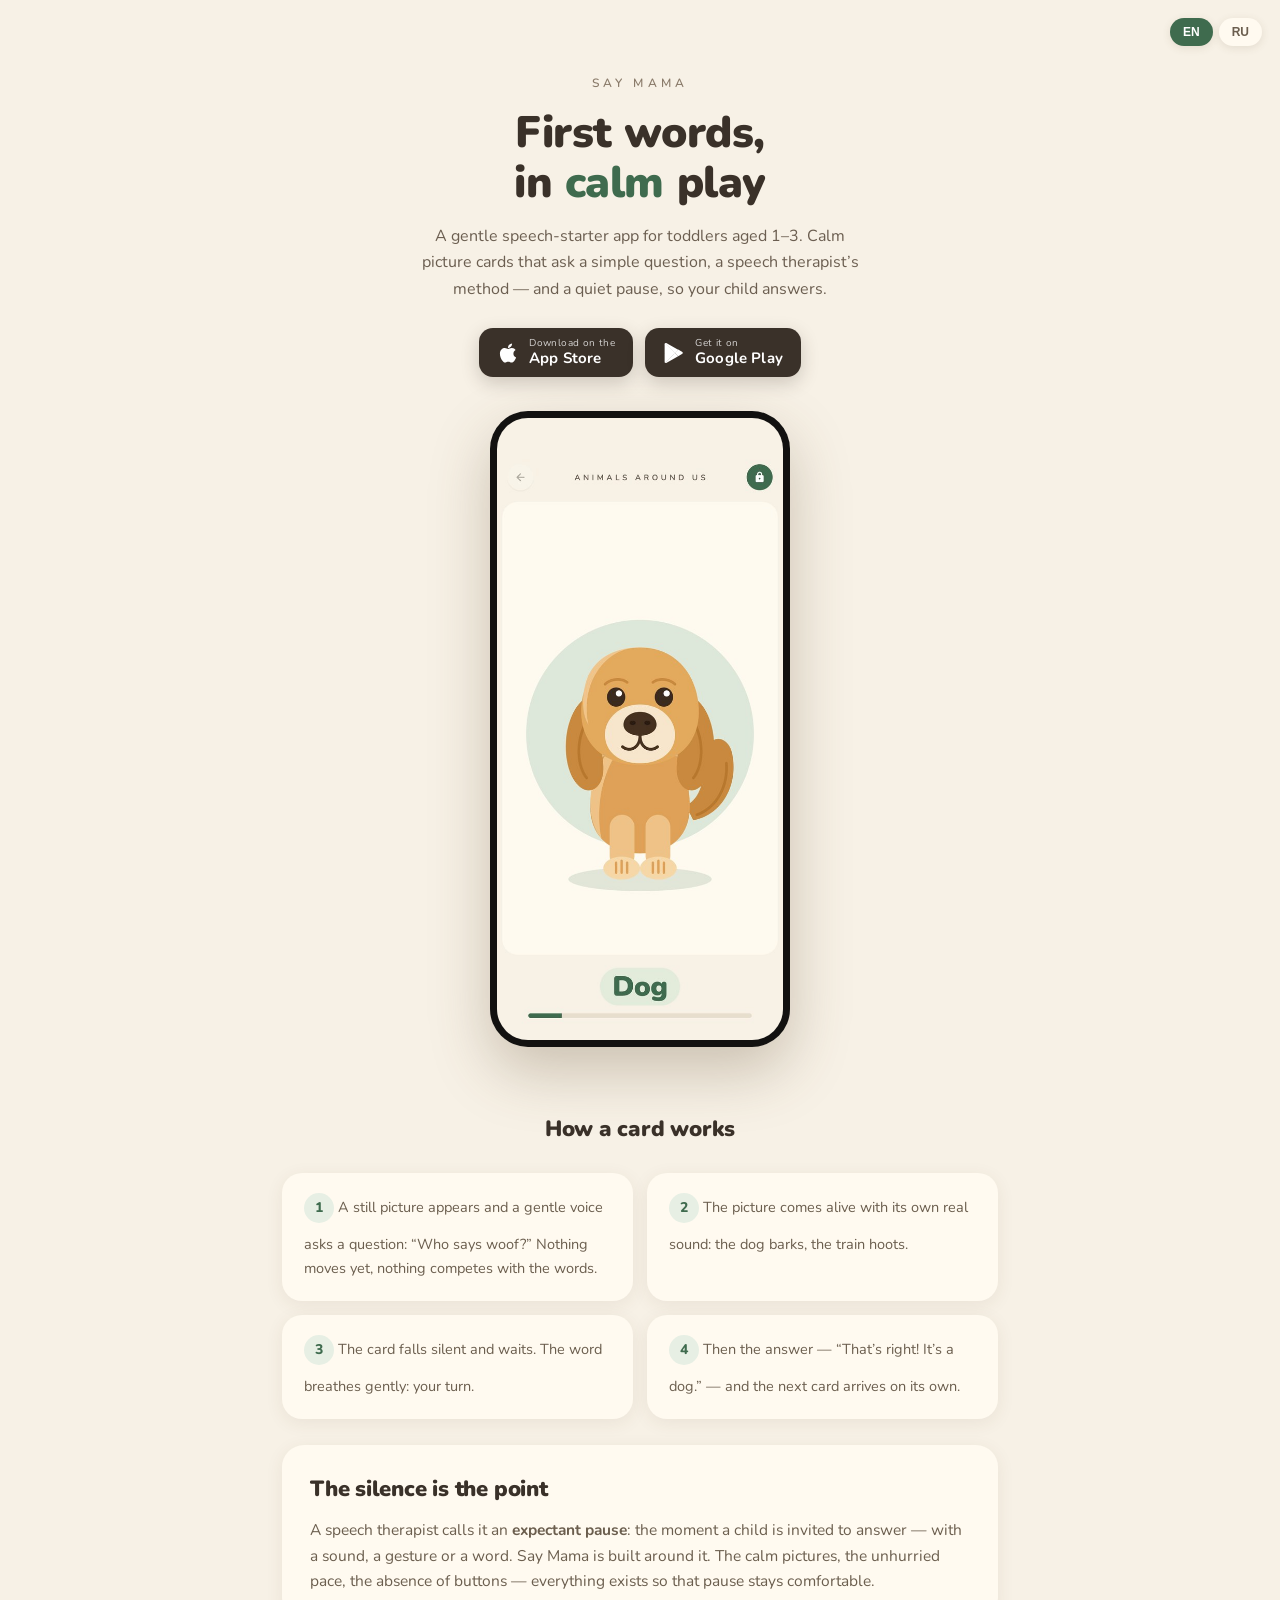
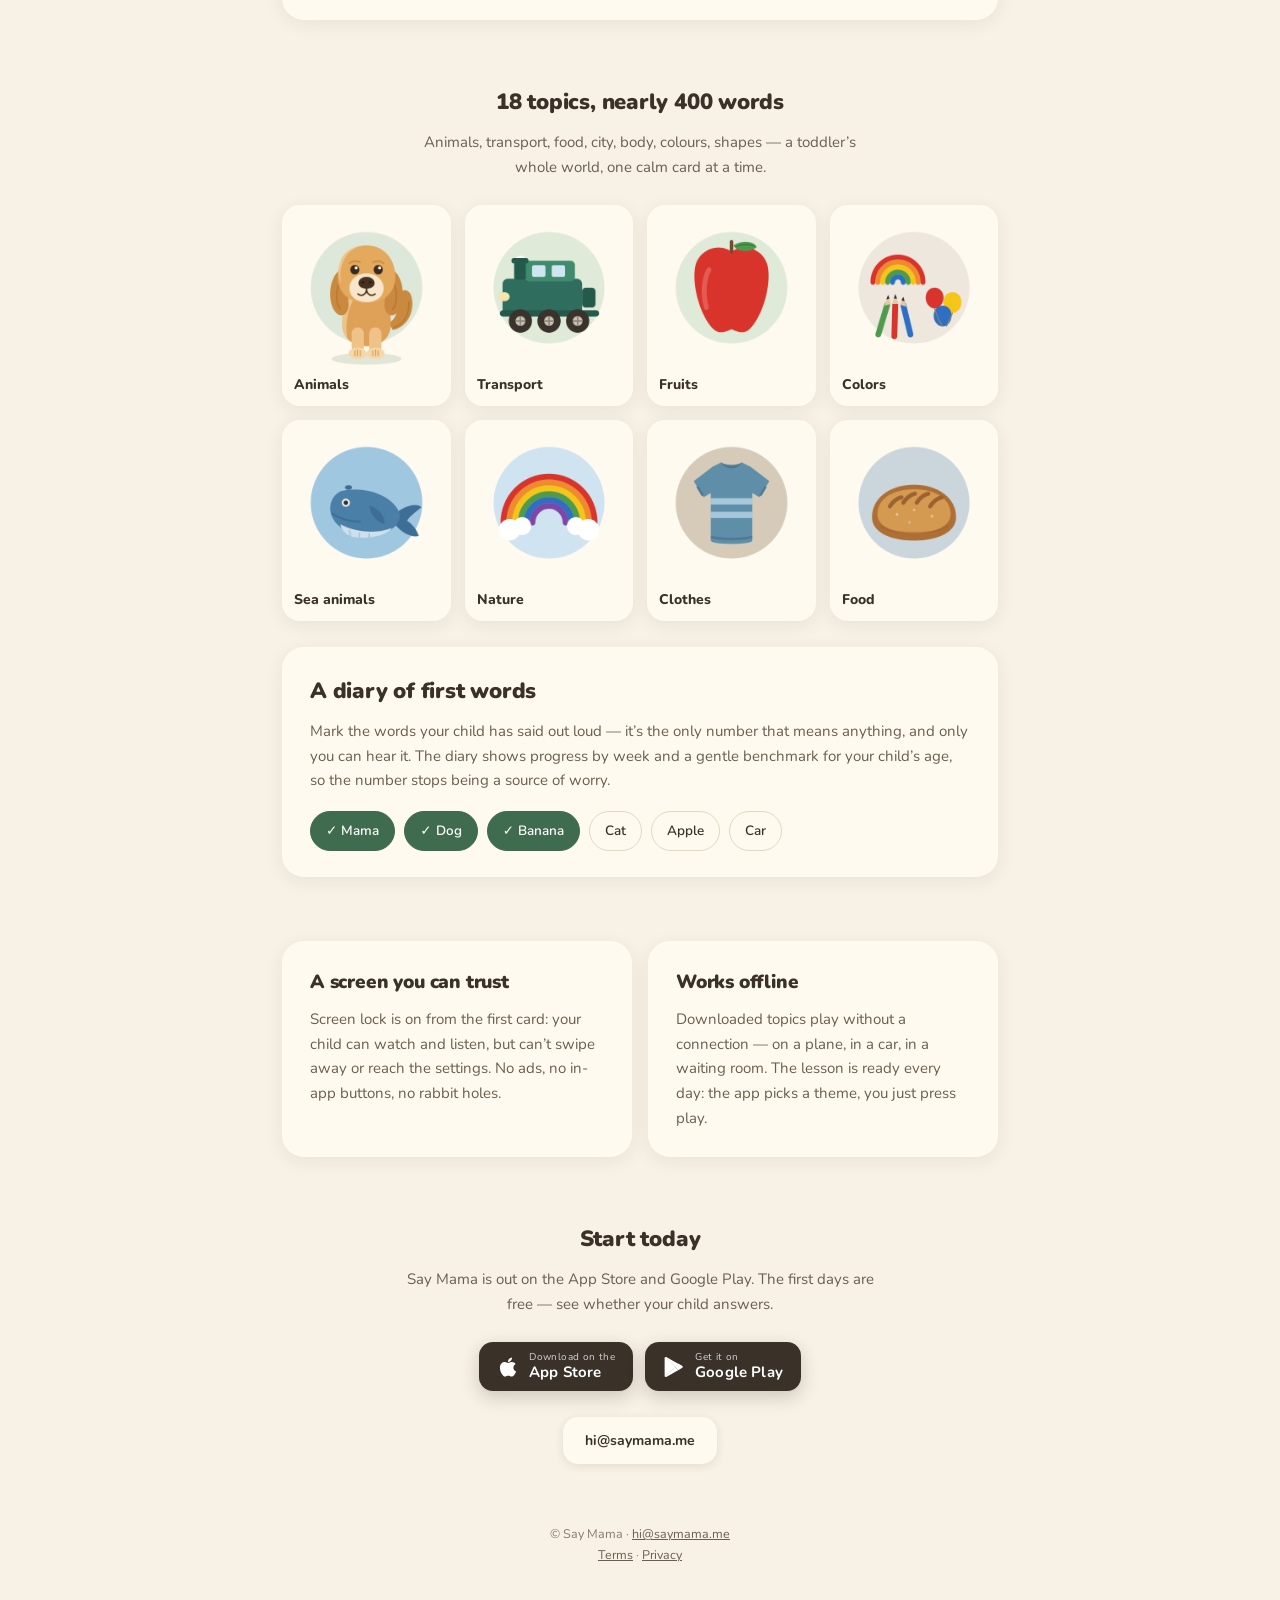
<file: index.html>
<!DOCTYPE html>
<html lang="en" data-lang="en">
<head>
<meta charset="UTF-8">
<meta name="viewport" content="width=device-width, initial-scale=1">
<title>Say Mama — first words, in calm play</title>
<meta name="description" content="Say Mama helps toddlers aged 1–3 say their first words: calm picture cards that ask a simple question, a speech therapist’s method, built-in pauses so your child answers.">
<link rel="icon" href="data:image/svg+xml,<svg xmlns=%22http://www.w3.org/2000/svg%22 viewBox=%220 0 100 100%22><text y=%22.9em%22 font-size=%2290%22>🐣</text></svg>">
<link rel="preconnect" href="https://fonts.googleapis.com">
<link href="https://fonts.googleapis.com/css2?family=Nunito:wght@400;600;700;800;900&display=swap&subset=cyrillic" rel="stylesheet">
<link rel="stylesheet" href="/style.css?v=2">
<script src="/lang.js"></script>
</head>
<body>
<div class="lang-switch">
  <button data-lang-btn="en" onclick="setLang('en')">EN</button>
  <button data-lang-btn="ru" onclick="setLang('ru')">RU</button>
</div>
<div class="wrap">

  <header class="site hero">
    <div class="eyebrow">SAY MAMA</div>

    <span class="lang-en">
      <h1 class="serif">First words,<br>in <em>calm</em> play</h1>
      <p class="sub">A gentle speech-starter app for toddlers aged 1–3. Calm picture cards that ask a simple question, a speech therapist’s method — and a quiet pause, so your child answers.</p>
    </span>
    <span class="lang-ru">
      <h1 class="serif">Первые слова —<br>в <em>спокойной</em> игре</h1>
      <p class="sub">Бережное приложение для запуска речи у малышей 1–3 лет: спокойные карточки с простым вопросом, методика логопеда — и тишина, в которой отвечает ребёнок.</p>
    </span>

    <div class="stores">
      <a class="store" href="https://apps.apple.com/app/id6759962074" rel="noopener">
        <svg viewBox="0 0 384 512" width="22" height="22" aria-hidden="true"><path d="M318.7 268.7c-.2-36.7 16.4-64.4 50-84.8-18.8-26.9-47.2-41.7-84.7-44.6-35.5-2.8-74.3 20.7-88.5 20.7-15 0-49.4-19.7-76.4-19.7C63.3 141.2 4 184.8 4 273.5q0 39.3 14.4 81.2c12.8 36.7 59 126.7 107.2 125.2 25.2-.6 43-17.9 75.8-17.9 31.8 0 48.3 17.9 76.4 17.9 48.6-.7 90.4-82.5 102.6-119.3-65.2-30.7-61.7-90-61.7-91.9zm-56.6-164.2c27.3-32.4 24.8-61.9 24-72.5-24.1 1.4-52 16.4-67.9 34.9-17.5 19.8-27.8 44.3-25.6 71.9 26.1 2 49.9-11.4 69.5-34.3z"/></svg>
        <span class="lines">
          <span class="small"><span class="lang-en">Download on the</span><span class="lang-ru">Загрузите в</span></span>
          <span class="big">App Store</span>
        </span>
      </a>
      <a class="store" href="https://play.google.com/store/apps/details?id=me.saymama.app" rel="noopener">
        <svg viewBox="0 0 512 512" width="22" height="22" aria-hidden="true"><path d="M48.3 23.5C42 30.2 38.4 40.5 38.4 53.9v404.2c0 13.4 3.6 23.7 9.9 30.4l1.4 1.3 226.4-226.4v-5.3L49.7 22.1l-1.4 1.4z"/><path d="M350.8 331.3l-75.5-75.5v-5.3l75.6-75.6 1.7 1 89.5 50.9c25.6 14.5 25.6 38.3 0 52.8l-89.5 50.8-1.8.9z"/><path d="M352.6 330.4l-77.2-77.2L48.3 480.4c8.4 8.9 22.4 10 38.1 1.1l266.2-151.1z"/><path d="M352.6 182l-266.2-151c-15.7-9-29.7-7.9-38.1 1l227.1 227.1L352.6 182z"/></svg>
        <span class="lines">
          <span class="small"><span class="lang-en">Get it on</span><span class="lang-ru">Доступно в</span></span>
          <span class="big">Google Play</span>
        </span>
      </a>
    </div>

    <div class="phone">
      <img class="lang-en" src="/assets/hero_en.jpg" alt="A picture card of a dog; the app has asked a question and is waiting for the answer" width="552" height="1200" loading="eager">
      <img class="lang-ru" src="/assets/hero_ru.jpg" alt="Карточка с собакой; приложение задало вопрос и ждёт ответа" width="552" height="1200" loading="eager">
    </div>
  </header>

  <main>
    <!-- Как работает карточка -->
    <section class="steps">
      <span class="lang-en"><h2 class="serif center">How a card works</h2></span>
      <span class="lang-ru"><h2 class="serif center">Как устроена карточка</h2></span>
      <ol class="stepgrid">
        <li>
          <span class="num">1</span>
          <span class="lang-en">A still picture appears and a gentle voice asks a question: “Who says woof?” Nothing moves yet, nothing competes with the words.</span>
          <span class="lang-ru">Появляется неподвижная картинка, и спокойный голос спрашивает: «Кто говорит гав-гав?» Ничто не движется и не спорит со словами.</span>
        </li>
        <li>
          <span class="num">2</span>
          <span class="lang-en">The picture comes alive with its own real sound: the dog barks, the train hoots.</span>
          <span class="lang-ru">Картинка оживает и подаёт свой настоящий голос: собака лает, поезд гудит.</span>
        </li>
        <li>
          <span class="num">3</span>
          <span class="lang-en">The card falls silent and waits. The word breathes gently: your turn.</span>
          <span class="lang-ru">Карточка замолкает и ждёт. Слово мягко дышит: твоя очередь.</span>
        </li>
        <li>
          <span class="num">4</span>
          <span class="lang-en">Then the answer — “That’s right! It’s a dog.” — and the next card arrives on its own.</span>
          <span class="lang-ru">Звучит ответ — «Правильно! Это собака», — и следующая карточка приходит сама.</span>
        </li>
      </ol>
    </section>

    <!-- Пауза -->
    <section class="panel quote">
      <span class="lang-en">
        <h2 class="serif">The silence is the point</h2>
        <p>A speech therapist calls it an <strong>expectant pause</strong>: the moment a child is invited to answer — with a sound, a gesture or a word. Say Mama is built around it. The calm pictures, the unhurried pace, the absence of buttons — everything exists so that pause stays comfortable.</p>
      </span>
      <span class="lang-ru">
        <h2 class="serif">Весь смысл — в тишине</h2>
        <p>Логопед называет её <strong>паузой ожидания</strong>: это момент, когда ребёнка приглашают ответить — звуком, жестом или словом. Say Mama построена вокруг неё. Спокойные картинки, неспешный темп, отсутствие кнопок — всё существует ради того, чтобы эта пауза была комфортной.</p>
      </span>
    </section>

    <!-- Темы -->
    <section class="topics">
      <span class="lang-en"><h2 class="serif center">18 topics, nearly 400 words</h2>
        <p class="center sub2">Animals, transport, food, city, body, colours, shapes — a toddler’s whole world, one calm card at a time.</p></span>
      <span class="lang-ru"><h2 class="serif center">18 тем, почти 400 слов</h2>
        <p class="center sub2">Животные, транспорт, еда, город, тело, цвета, формы — весь мир малыша, по одной спокойной карточке.</p></span>
      <div class="themegrid">
        <figure><img src="/assets/cover_dog.png" alt="" loading="lazy"><figcaption><span class="lang-en">Animals</span><span class="lang-ru">Животные</span></figcaption></figure>
        <figure><img src="/assets/cover_train.png" alt="" loading="lazy"><figcaption><span class="lang-en">Transport</span><span class="lang-ru">Транспорт</span></figcaption></figure>
        <figure><img src="/assets/cover_apple.png" alt="" loading="lazy"><figcaption><span class="lang-en">Fruits</span><span class="lang-ru">Фрукты</span></figcaption></figure>
        <figure><img src="/assets/cover_multicolour.png" alt="" loading="lazy"><figcaption><span class="lang-en">Colors</span><span class="lang-ru">Цвета</span></figcaption></figure>
        <figure><img src="/assets/cover_whale.png" alt="" loading="lazy"><figcaption><span class="lang-en">Sea animals</span><span class="lang-ru">Морские животные</span></figcaption></figure>
        <figure><img src="/assets/cover_rainbow.png" alt="" loading="lazy"><figcaption><span class="lang-en">Nature</span><span class="lang-ru">Природа</span></figcaption></figure>
        <figure><img src="/assets/cover_t-shirt.png" alt="" loading="lazy"><figcaption><span class="lang-en">Clothes</span><span class="lang-ru">Одежда</span></figcaption></figure>
        <figure><img src="/assets/cover_bread.png" alt="" loading="lazy"><figcaption><span class="lang-en">Food</span><span class="lang-ru">Еда</span></figcaption></figure>
      </div>
    </section>

    <!-- Дневник -->
    <section class="panel diary">
      <span class="lang-en">
        <h2 class="serif">A diary of first words</h2>
        <p>Mark the words your child has said out loud — it’s the only number that means anything, and only you can hear it. The diary shows progress by week and a gentle benchmark for your child’s age, so the number stops being a source of worry.</p>
      </span>
      <span class="lang-ru">
        <h2 class="serif">Дневник первых слов</h2>
        <p>Отмечайте слова, которые малыш сказал сам, — это единственная цифра, которая что-то значит, и услышать её можете только вы. Дневник показывает прогресс по неделям и спокойный ориентир для возраста ребёнка — чтобы цифра перестала быть поводом для тревоги.</p>
      </span>
      <div class="chips" aria-hidden="true">
        <span class="chip on">✓ <span class="lang-en">Mama</span><span class="lang-ru">Мама</span></span>
        <span class="chip on">✓ <span class="lang-en">Dog</span><span class="lang-ru">Собака</span></span>
        <span class="chip on">✓ <span class="lang-en">Banana</span><span class="lang-ru">Банан</span></span>
        <span class="chip"><span class="lang-en">Cat</span><span class="lang-ru">Кот</span></span>
        <span class="chip"><span class="lang-en">Apple</span><span class="lang-ru">Яблоко</span></span>
        <span class="chip"><span class="lang-en">Car</span><span class="lang-ru">Машина</span></span>
      </div>
    </section>

    <!-- Спокойный экран -->
    <section class="pair">
      <div class="panel half">
        <span class="lang-en">
          <h3 class="serif">A screen you can trust</h3>
          <p>Screen lock is on from the first card: your child can watch and listen, but can’t swipe away or reach the settings. No ads, no in-app buttons, no rabbit holes.</p>
        </span>
        <span class="lang-ru">
          <h3 class="serif">Экран, с которым спокойно</h3>
          <p>Замок включён с первой карточки: ребёнок смотрит и слушает, но не перелистнёт и не доберётся до настроек. Без рекламы, без кнопок, без кроличьих нор.</p>
        </span>
      </div>
      <div class="panel half">
        <span class="lang-en">
          <h3 class="serif">Works offline</h3>
          <p>Downloaded topics play without a connection — on a plane, in a car, in a waiting room. The lesson is ready every day: the app picks a theme, you just press play.</p>
        </span>
        <span class="lang-ru">
          <h3 class="serif">Работает офлайн</h3>
          <p>Скачанные темы играют без сети — в самолёте, в машине, в очереди к врачу. Занятие готово каждый день: приложение само предлагает тему, осталось нажать «играть».</p>
        </span>
      </div>
    </section>

    <!-- CTA -->
    <section class="cta center">
      <span class="lang-en">
        <h2 class="serif">Start today</h2>
        <p class="sub2">Say Mama is out on the App&nbsp;Store and Google&nbsp;Play. The first days are free — see whether your child answers.</p>
      </span>
      <span class="lang-ru">
        <h2 class="serif">Начните сегодня</h2>
        <p class="sub2">Say Mama уже в App&nbsp;Store и Google&nbsp;Play. Первые дни бесплатно — посмотрите, отвечает ли малыш.</p>
      </span>
    <div class="stores">
      <a class="store" href="https://apps.apple.com/app/id6759962074" rel="noopener">
        <svg viewBox="0 0 384 512" width="22" height="22" aria-hidden="true"><path d="M318.7 268.7c-.2-36.7 16.4-64.4 50-84.8-18.8-26.9-47.2-41.7-84.7-44.6-35.5-2.8-74.3 20.7-88.5 20.7-15 0-49.4-19.7-76.4-19.7C63.3 141.2 4 184.8 4 273.5q0 39.3 14.4 81.2c12.8 36.7 59 126.7 107.2 125.2 25.2-.6 43-17.9 75.8-17.9 31.8 0 48.3 17.9 76.4 17.9 48.6-.7 90.4-82.5 102.6-119.3-65.2-30.7-61.7-90-61.7-91.9zm-56.6-164.2c27.3-32.4 24.8-61.9 24-72.5-24.1 1.4-52 16.4-67.9 34.9-17.5 19.8-27.8 44.3-25.6 71.9 26.1 2 49.9-11.4 69.5-34.3z"/></svg>
        <span class="lines">
          <span class="small"><span class="lang-en">Download on the</span><span class="lang-ru">Загрузите в</span></span>
          <span class="big">App Store</span>
        </span>
      </a>
      <a class="store" href="https://play.google.com/store/apps/details?id=me.saymama.app" rel="noopener">
        <svg viewBox="0 0 512 512" width="22" height="22" aria-hidden="true"><path d="M48.3 23.5C42 30.2 38.4 40.5 38.4 53.9v404.2c0 13.4 3.6 23.7 9.9 30.4l1.4 1.3 226.4-226.4v-5.3L49.7 22.1l-1.4 1.4z"/><path d="M350.8 331.3l-75.5-75.5v-5.3l75.6-75.6 1.7 1 89.5 50.9c25.6 14.5 25.6 38.3 0 52.8l-89.5 50.8-1.8.9z"/><path d="M352.6 330.4l-77.2-77.2L48.3 480.4c8.4 8.9 22.4 10 38.1 1.1l266.2-151.1z"/><path d="M352.6 182l-266.2-151c-15.7-9-29.7-7.9-38.1 1l227.1 227.1L352.6 182z"/></svg>
        <span class="lines">
          <span class="small"><span class="lang-en">Get it on</span><span class="lang-ru">Доступно в</span></span>
          <span class="big">Google Play</span>
        </span>
      </a>
    </div>
      <div class="links">
        <a class="btn ghost" href="mailto:hi@saymama.me">hi@saymama.me</a>
      </div>
    </section>
  </main>

  <footer>
    © Say Mama · <a href="mailto:hi@saymama.me">hi@saymama.me</a><br>
    <a href="/terms/"><span class="lang-en">Terms</span><span class="lang-ru">Условия</span></a> ·
    <a href="/privacy/"><span class="lang-en">Privacy</span><span class="lang-ru">Конфиденциальность</span></a>
  </footer>
</div>
</body>
</html>
</file>
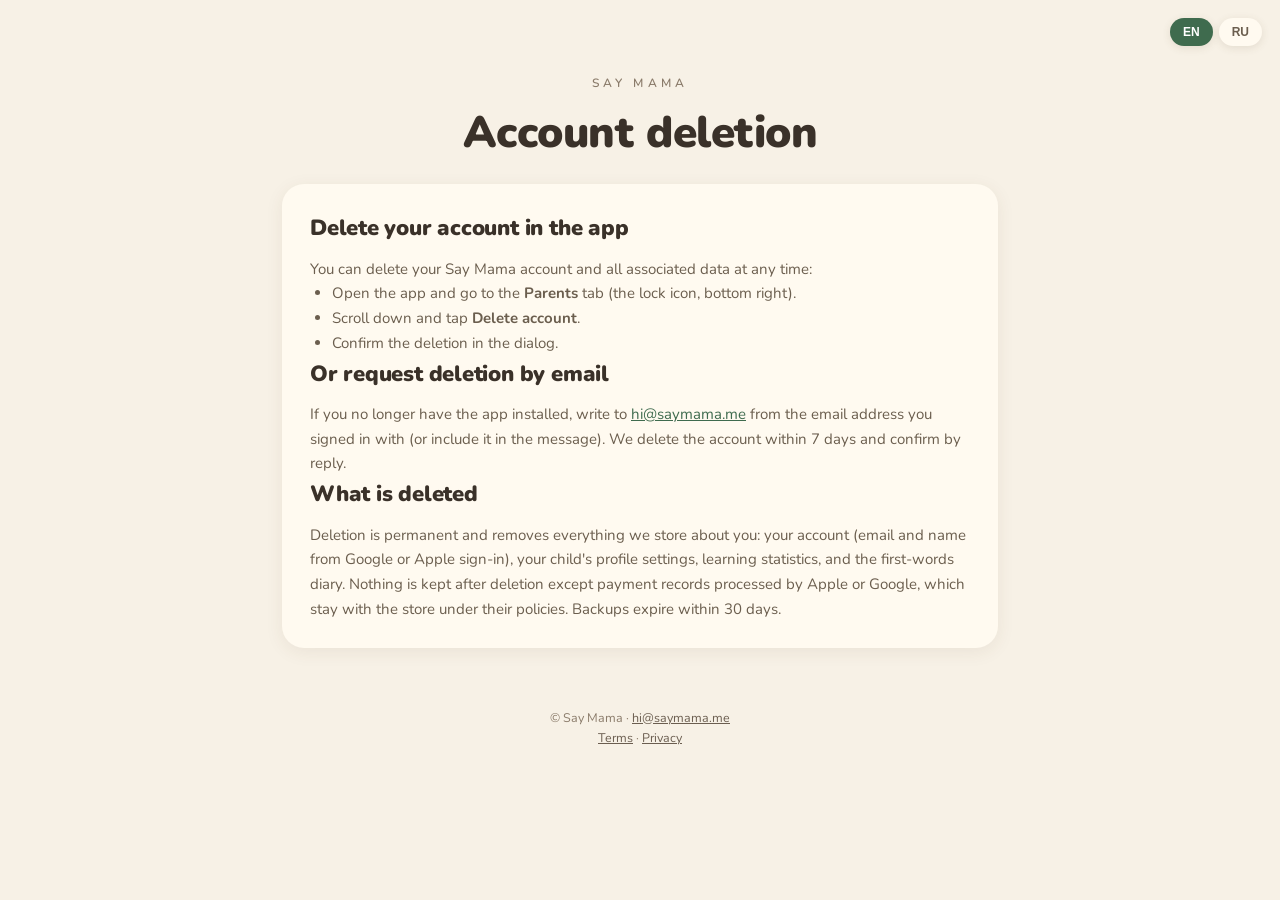
<file: delete-account/index.html>
<!DOCTYPE html>
<html lang="en" data-lang="en">
<head>
<meta charset="UTF-8">
<meta name="viewport" content="width=device-width, initial-scale=1">
<title>Say Mama — Account Deletion</title>
<meta name="description" content="How to delete your Say Mama account and all associated data.">
<link rel="icon" href="data:image/svg+xml,<svg xmlns=%22http://www.w3.org/2000/svg%22 viewBox=%220 0 100 100%22><text y=%22.9em%22 font-size=%2290%22>🐣</text></svg>">
<link rel="preconnect" href="https://fonts.googleapis.com">
<link href="https://fonts.googleapis.com/css2?family=Nunito:wght@400;600;700;800;900&display=swap&subset=cyrillic" rel="stylesheet">
<link rel="stylesheet" href="/style.css">
<script src="/lang.js"></script>
</head>
<body>
<div class="lang-switch">
  <button data-lang-btn="en" onclick="setLang('en')">EN</button>
  <button data-lang-btn="ru" onclick="setLang('ru')">RU</button>
</div>
<div class="wrap">
  <header class="site">
    <div class="eyebrow">SAY MAMA</div>
    <span class="lang-en"><h1 class="serif">Account deletion</h1></span>
    <span class="lang-ru"><h1 class="serif">Удаление аккаунта</h1></span>
  </header>
  <main>
    <div class="panel">
      <span class="lang-en">
        <h2 class="serif">Delete your account in the app</h2>
        <p>You can delete your Say Mama account and all associated data at any time:</p>
        <ul>
          <li>Open the app and go to the <strong>Parents</strong> tab (the lock icon, bottom right).</li>
          <li>Scroll down and tap <strong>Delete account</strong>.</li>
          <li>Confirm the deletion in the dialog.</li>
        </ul>
        <h2 class="serif">Or request deletion by email</h2>
        <p>If you no longer have the app installed, write to <a href="mailto:hi@saymama.me">hi@saymama.me</a> from the email address you signed in with (or include it in the message). We delete the account within 7 days and confirm by reply.</p>
        <h2 class="serif">What is deleted</h2>
        <p>Deletion is permanent and removes everything we store about you: your account (email and name from Google or Apple sign-in), your child's profile settings, learning statistics, and the first-words diary. Nothing is kept after deletion except payment records processed by Apple or Google, which stay with the store under their policies. Backups expire within 30 days.</p>
      </span>
      <span class="lang-ru">
        <h2 class="serif">Удаление в приложении</h2>
        <p>Удалить аккаунт Say Mama и все связанные с ним данные можно в любой момент:</p>
        <ul>
          <li>Откройте приложение и зайдите во вкладку <strong>«Родителям»</strong> (значок замка справа внизу).</li>
          <li>Пролистайте вниз и нажмите <strong>«Удалить аккаунт»</strong>.</li>
          <li>Подтвердите удаление в диалоге.</li>
        </ul>
        <h2 class="serif">Или по письму</h2>
        <p>Если приложение уже удалено с телефона — напишите на <a href="mailto:hi@saymama.me">hi@saymama.me</a> с адреса, через который входили (или укажите его в письме). Мы удалим аккаунт в течение 7 дней и подтвердим ответным письмом.</p>
        <h2 class="serif">Что удаляется</h2>
        <p>Удаление необратимо и стирает всё, что мы храним: аккаунт (email и имя из входа через Google или Apple), настройки профиля ребёнка, статистику занятий и дневник первых слов. После удаления не остаётся ничего, кроме платёжных записей на стороне Apple или Google — они хранятся магазином по его правилам. Резервные копии истекают в течение 30 дней.</p>
      </span>
    </div>
  </main>
  <footer>
    © Say Mama · <a href="mailto:hi@saymama.me">hi@saymama.me</a><br>
    <a href="/terms/">Terms</a> · <a href="/privacy/">Privacy</a>
  </footer>
</div>
</body>
</html>
</file>
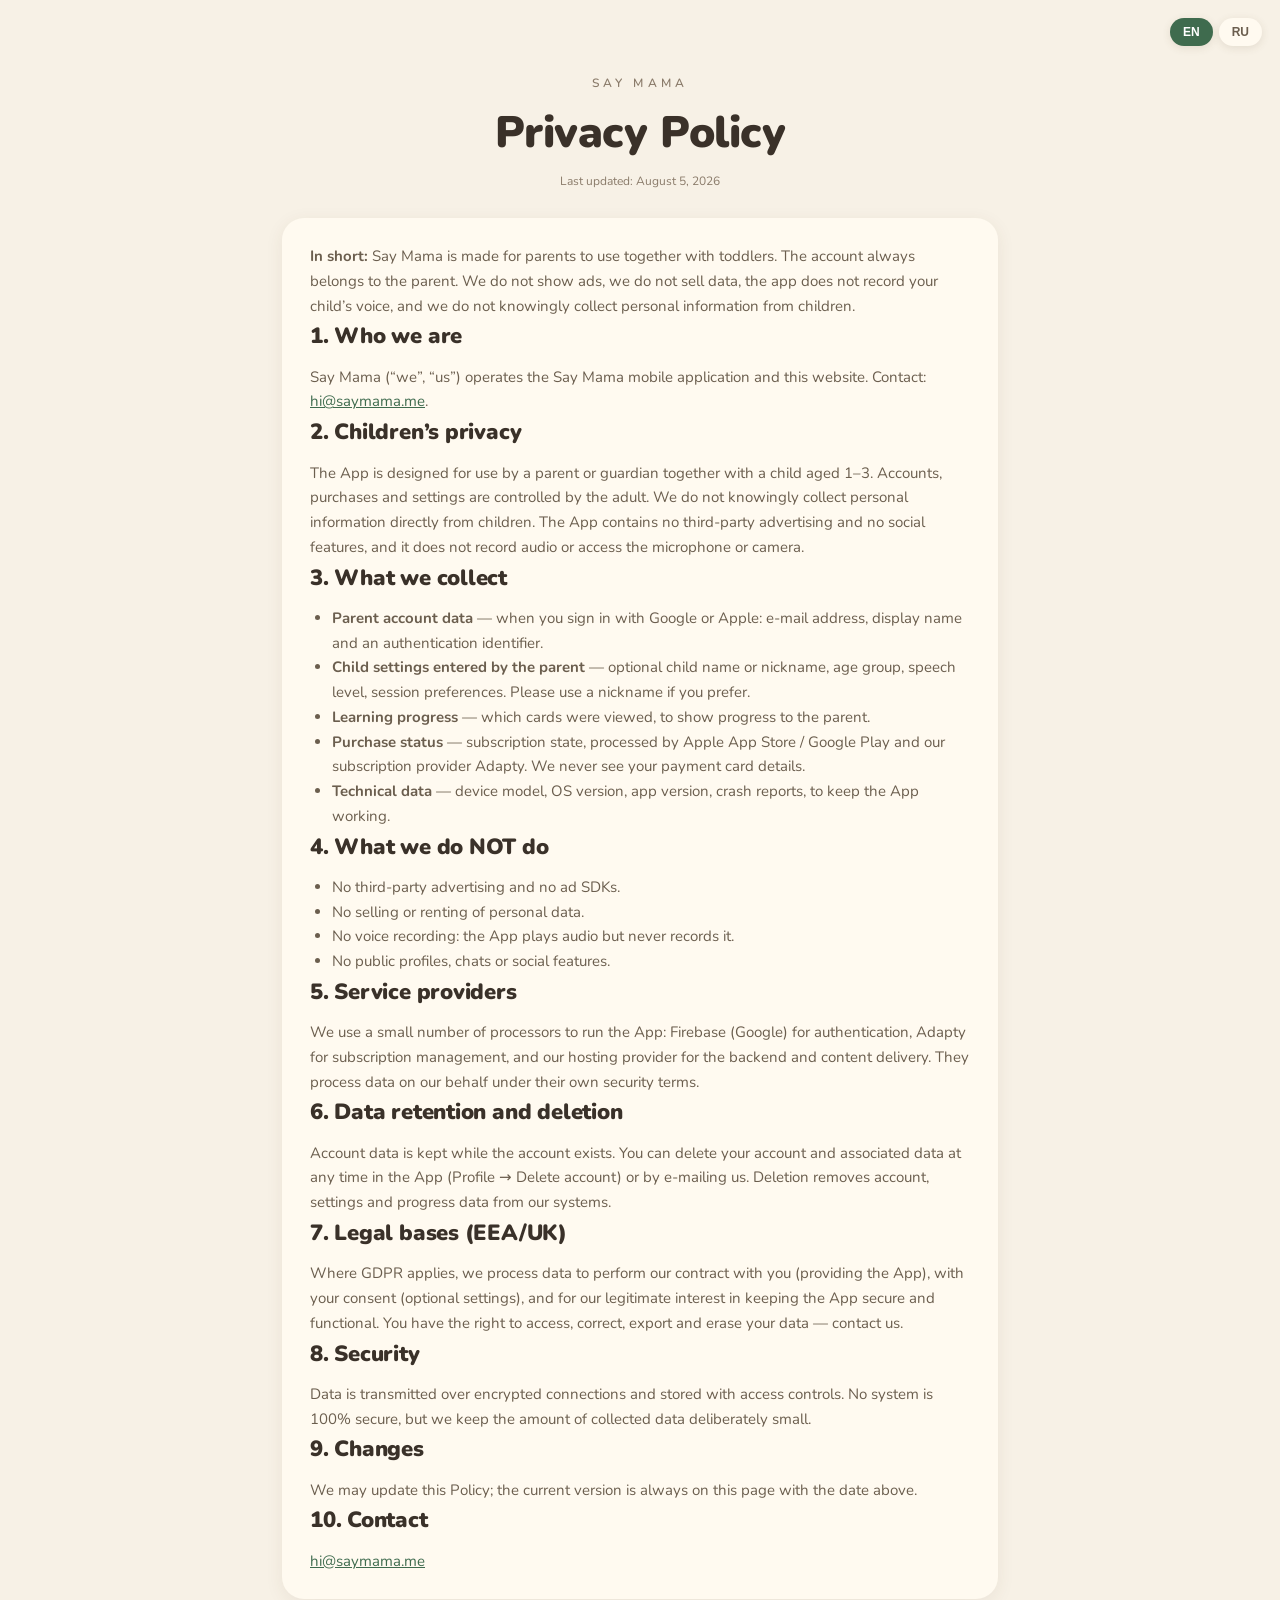
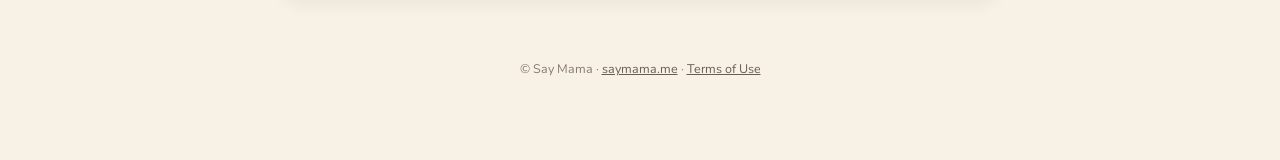
<file: privacy/index.html>
<!DOCTYPE html>
<html lang="en" data-lang="en">
<head>
<meta charset="UTF-8">
<meta name="viewport" content="width=device-width, initial-scale=1">
<title>Privacy Policy — Say Mama</title>
<link rel="icon" href="data:image/svg+xml,<svg xmlns=%22http://www.w3.org/2000/svg%22 viewBox=%220 0 100 100%22><text y=%22.9em%22 font-size=%2290%22>🐣</text></svg>">
<link rel="preconnect" href="https://fonts.googleapis.com">
<link href="https://fonts.googleapis.com/css2?family=Nunito:wght@400;600;700;800;900&display=swap&subset=cyrillic" rel="stylesheet">
<link rel="stylesheet" href="/style.css">
<script src="/lang.js"></script>
</head>
<body>
<div class="lang-switch">
  <button data-lang-btn="en" onclick="setLang('en')">EN</button>
  <button data-lang-btn="ru" onclick="setLang('ru')">RU</button>
</div>
<div class="wrap">
  <header class="site">
    <div class="eyebrow"><a href="/" style="text-decoration:none;color:inherit">SAY MAMA</a></div>
    <h1 class="serif"><span class="lang-en">Privacy Policy</span><span class="lang-ru">Политика конфиденциальности</span></h1>
    <p class="updated"><span class="lang-en">Last updated: August 5, 2026</span><span class="lang-ru">Обновлено: 5 августа 2026</span></p>
  </header>

  <main>
    <div class="panel lang-en">
      <p><strong>In short:</strong> Say Mama is made for parents to use together with toddlers. The account always belongs to the parent. We do not show ads, we do not sell data, the app does not record your child’s voice, and we do not knowingly collect personal information from children.</p>

      <h2 class="serif">1. Who we are</h2>
      <p>Say Mama (“we”, “us”) operates the Say Mama mobile application and this website. Contact: <a href="mailto:hi@saymama.me">hi@saymama.me</a>.</p>

      <h2 class="serif">2. Children’s privacy</h2>
      <p>The App is designed for use by a parent or guardian together with a child aged 1–3. Accounts, purchases and settings are controlled by the adult. We do not knowingly collect personal information directly from children. The App contains no third-party advertising and no social features, and it does not record audio or access the microphone or camera.</p>

      <h2 class="serif">3. What we collect</h2>
      <ul>
        <li><strong>Parent account data</strong> — when you sign in with Google or Apple: e-mail address, display name and an authentication identifier.</li>
        <li><strong>Child settings entered by the parent</strong> — optional child name or nickname, age group, speech level, session preferences. Please use a nickname if you prefer.</li>
        <li><strong>Learning progress</strong> — which cards were viewed, to show progress to the parent.</li>
        <li><strong>Purchase status</strong> — subscription state, processed by Apple App Store / Google Play and our subscription provider Adapty. We never see your payment card details.</li>
        <li><strong>Technical data</strong> — device model, OS version, app version, crash reports, to keep the App working.</li>
      </ul>

      <h2 class="serif">4. What we do NOT do</h2>
      <ul>
        <li>No third-party advertising and no ad SDKs.</li>
        <li>No selling or renting of personal data.</li>
        <li>No voice recording: the App plays audio but never records it.</li>
        <li>No public profiles, chats or social features.</li>
      </ul>

      <h2 class="serif">5. Service providers</h2>
      <p>We use a small number of processors to run the App: Firebase (Google) for authentication, Adapty for subscription management, and our hosting provider for the backend and content delivery. They process data on our behalf under their own security terms.</p>

      <h2 class="serif">6. Data retention and deletion</h2>
      <p>Account data is kept while the account exists. You can delete your account and associated data at any time in the App (Profile → Delete account) or by e-mailing us. Deletion removes account, settings and progress data from our systems.</p>

      <h2 class="serif">7. Legal bases (EEA/UK)</h2>
      <p>Where GDPR applies, we process data to perform our contract with you (providing the App), with your consent (optional settings), and for our legitimate interest in keeping the App secure and functional. You have the right to access, correct, export and erase your data — contact us.</p>

      <h2 class="serif">8. Security</h2>
      <p>Data is transmitted over encrypted connections and stored with access controls. No system is 100% secure, but we keep the amount of collected data deliberately small.</p>

      <h2 class="serif">9. Changes</h2>
      <p>We may update this Policy; the current version is always on this page with the date above.</p>

      <h2 class="serif">10. Contact</h2>
      <p><a href="mailto:hi@saymama.me">hi@saymama.me</a></p>
    </div>

    <div class="panel lang-ru">
      <p><strong>Коротко:</strong> Say Mama создано для родителей, занимающихся вместе с малышом. Аккаунт всегда принадлежит взрослому. Мы не показываем рекламу, не продаём данные, приложение не записывает голос ребёнка, и мы сознательно не собираем персональные данные детей.</p>

      <h2 class="serif">1. Кто мы</h2>
      <p>Say Mama («мы») управляет мобильным приложением Say Mama и этим сайтом. Контакт: <a href="mailto:hi@saymama.me">hi@saymama.me</a>.</p>

      <h2 class="serif">2. Конфиденциальность детей</h2>
      <p>Приложение предназначено для совместного использования взрослым и ребёнком 1–3 лет. Аккаунт, покупки и настройки контролирует взрослый. Мы сознательно не собираем персональные данные напрямую от детей. В приложении нет сторонней рекламы и социальных функций; приложение не записывает звук и не использует микрофон и камеру.</p>

      <h2 class="serif">3. Что мы собираем</h2>
      <ul>
        <li><strong>Данные аккаунта родителя</strong> — при входе через Google/Apple: e-mail, имя и идентификатор авторизации.</li>
        <li><strong>Настройки ребёнка, введённые родителем</strong> — необязательное имя или псевдоним, возрастная группа, уровень речи, настройки занятий. Можно указывать псевдоним.</li>
        <li><strong>Прогресс занятий</strong> — какие карточки просмотрены (для показа прогресса родителю).</li>
        <li><strong>Статус покупок</strong> — состояние подписки через App Store / Google Play и сервис Adapty. Данные карты нам недоступны.</li>
        <li><strong>Технические данные</strong> — модель устройства, версии ОС и приложения, отчёты о сбоях.</li>
      </ul>

      <h2 class="serif">4. Чего мы НЕ делаем</h2>
      <ul>
        <li>Нет сторонней рекламы и рекламных SDK.</li>
        <li>Не продаём и не передаём персональные данные за плату.</li>
        <li>Не записываем голос: приложение только воспроизводит звук.</li>
        <li>Нет публичных профилей, чатов и социальных функций.</li>
      </ul>

      <h2 class="serif">5. Поставщики сервисов</h2>
      <p>Для работы приложения мы используем: Firebase (Google) — авторизация, Adapty — управление подписками, хостинг-провайдера — сервер и доставка контента. Они обрабатывают данные по нашему поручению.</p>

      <h2 class="serif">6. Хранение и удаление данных</h2>
      <p>Данные аккаунта хранятся, пока существует аккаунт. Удалить аккаунт и связанные данные можно в приложении (Профиль → Удалить аккаунт) или написав нам. Удаление стирает аккаунт, настройки и прогресс.</p>

      <h2 class="serif">7. Правовые основания (GDPR)</h2>
      <p>Там, где применим GDPR, мы обрабатываем данные для исполнения договора (работа приложения), на основании согласия (необязательные настройки) и законного интереса (безопасность и работоспособность). Вы вправе запросить доступ, исправление, выгрузку и удаление данных.</p>

      <h2 class="serif">8. Безопасность</h2>
      <p>Данные передаются по шифрованным соединениям и хранятся с контролем доступа. Мы сознательно собираем минимум данных.</p>

      <h2 class="serif">9. Изменения</h2>
      <p>Актуальная версия политики всегда на этой странице, дата обновления — вверху.</p>

      <h2 class="serif">10. Контакт</h2>
      <p><a href="mailto:hi@saymama.me">hi@saymama.me</a></p>
    </div>
  </main>

  <footer>
    © Say Mama · <a href="/">saymama.me</a> · <a href="/terms/"><span class="lang-en">Terms of Use</span><span class="lang-ru">Условия</span></a>
  </footer>
</div>
</body>
</html>
</file>
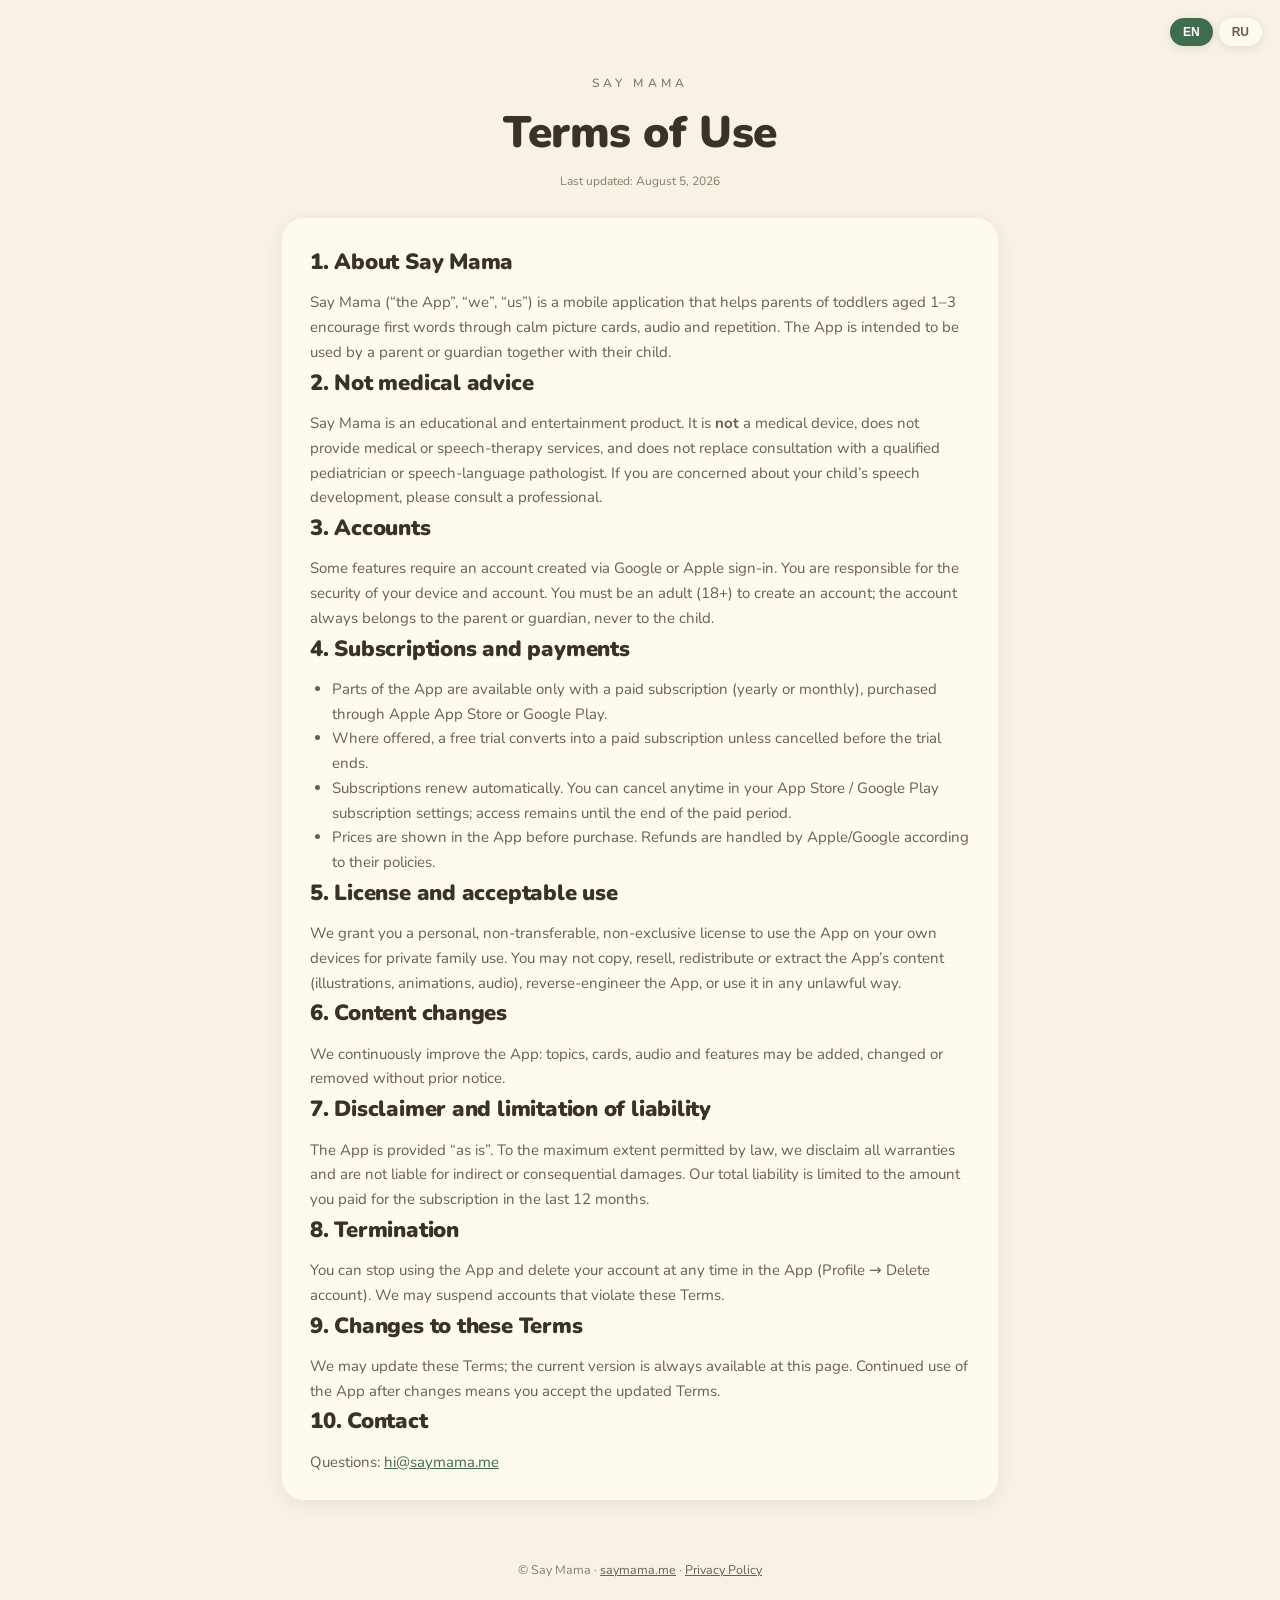
<file: terms/index.html>
<!DOCTYPE html>
<html lang="en" data-lang="en">
<head>
<meta charset="UTF-8">
<meta name="viewport" content="width=device-width, initial-scale=1">
<title>Terms of Use — Say Mama</title>
<link rel="icon" href="data:image/svg+xml,<svg xmlns=%22http://www.w3.org/2000/svg%22 viewBox=%220 0 100 100%22><text y=%22.9em%22 font-size=%2290%22>🐣</text></svg>">
<link rel="preconnect" href="https://fonts.googleapis.com">
<link href="https://fonts.googleapis.com/css2?family=Nunito:wght@400;600;700;800;900&display=swap&subset=cyrillic" rel="stylesheet">
<link rel="stylesheet" href="/style.css">
<script src="/lang.js"></script>
</head>
<body>
<div class="lang-switch">
  <button data-lang-btn="en" onclick="setLang('en')">EN</button>
  <button data-lang-btn="ru" onclick="setLang('ru')">RU</button>
</div>
<div class="wrap">
  <header class="site">
    <div class="eyebrow"><a href="/" style="text-decoration:none;color:inherit">SAY MAMA</a></div>
    <h1 class="serif"><span class="lang-en">Terms of Use</span><span class="lang-ru">Условия использования</span></h1>
    <p class="updated"><span class="lang-en">Last updated: August 5, 2026</span><span class="lang-ru">Обновлено: 5 августа 2026</span></p>
  </header>

  <main>
    <div class="panel lang-en">
      <h2 class="serif">1. About Say Mama</h2>
      <p>Say Mama (“the App”, “we”, “us”) is a mobile application that helps parents of toddlers aged 1–3 encourage first words through calm picture cards, audio and repetition. The App is intended to be used by a parent or guardian together with their child.</p>

      <h2 class="serif">2. Not medical advice</h2>
      <p>Say Mama is an educational and entertainment product. It is <strong>not</strong> a medical device, does not provide medical or speech-therapy services, and does not replace consultation with a qualified pediatrician or speech-language pathologist. If you are concerned about your child’s speech development, please consult a professional.</p>

      <h2 class="serif">3. Accounts</h2>
      <p>Some features require an account created via Google or Apple sign-in. You are responsible for the security of your device and account. You must be an adult (18+) to create an account; the account always belongs to the parent or guardian, never to the child.</p>

      <h2 class="serif">4. Subscriptions and payments</h2>
      <ul>
        <li>Parts of the App are available only with a paid subscription (yearly or monthly), purchased through Apple App Store or Google Play.</li>
        <li>Where offered, a free trial converts into a paid subscription unless cancelled before the trial ends.</li>
        <li>Subscriptions renew automatically. You can cancel anytime in your App Store / Google Play subscription settings; access remains until the end of the paid period.</li>
        <li>Prices are shown in the App before purchase. Refunds are handled by Apple/Google according to their policies.</li>
      </ul>

      <h2 class="serif">5. License and acceptable use</h2>
      <p>We grant you a personal, non-transferable, non-exclusive license to use the App on your own devices for private family use. You may not copy, resell, redistribute or extract the App’s content (illustrations, animations, audio), reverse-engineer the App, or use it in any unlawful way.</p>

      <h2 class="serif">6. Content changes</h2>
      <p>We continuously improve the App: topics, cards, audio and features may be added, changed or removed without prior notice.</p>

      <h2 class="serif">7. Disclaimer and limitation of liability</h2>
      <p>The App is provided “as is”. To the maximum extent permitted by law, we disclaim all warranties and are not liable for indirect or consequential damages. Our total liability is limited to the amount you paid for the subscription in the last 12 months.</p>

      <h2 class="serif">8. Termination</h2>
      <p>You can stop using the App and delete your account at any time in the App (Profile → Delete account). We may suspend accounts that violate these Terms.</p>

      <h2 class="serif">9. Changes to these Terms</h2>
      <p>We may update these Terms; the current version is always available at this page. Continued use of the App after changes means you accept the updated Terms.</p>

      <h2 class="serif">10. Contact</h2>
      <p>Questions: <a href="mailto:hi@saymama.me">hi@saymama.me</a></p>
    </div>

    <div class="panel lang-ru">
      <h2 class="serif">1. О приложении</h2>
      <p>Say Mama («Приложение», «мы») — мобильное приложение, которое помогает родителям малышей 1–3 лет запускать первые слова через спокойные карточки, озвучку и повторение. Приложение предназначено для совместного использования родителем и ребёнком.</p>

      <h2 class="serif">2. Не медицинская услуга</h2>
      <p>Say Mama — образовательный и развлекательный продукт. Приложение <strong>не является</strong> медицинским изделием, не оказывает медицинских или логопедических услуг и не заменяет консультацию педиатра или логопеда. Если вас беспокоит развитие речи ребёнка — обратитесь к специалисту.</p>

      <h2 class="serif">3. Аккаунты</h2>
      <p>Часть функций требует аккаунта (вход через Google или Apple). Аккаунт создаёт и контролирует взрослый (18+) — родитель или опекун; аккаунт никогда не принадлежит ребёнку. Вы отвечаете за безопасность своего устройства и аккаунта.</p>

      <h2 class="serif">4. Подписки и оплата</h2>
      <ul>
        <li>Часть контента доступна по платной подписке (год или месяц) через App Store или Google Play.</li>
        <li>Бесплатный пробный период, если он предлагается, переходит в платную подписку, если не отменить его до окончания.</li>
        <li>Подписка продлевается автоматически. Отменить можно в настройках подписок App Store / Google Play; доступ сохраняется до конца оплаченного периода.</li>
        <li>Цены показываются в Приложении до покупки. Возвраты обрабатывают Apple/Google по своим правилам.</li>
      </ul>

      <h2 class="serif">5. Лицензия и допустимое использование</h2>
      <p>Мы предоставляем личную неисключительную лицензию на использование Приложения в семейных целях. Запрещено копировать, продавать и распространять контент Приложения (иллюстрации, анимации, аудио), проводить обратную разработку и использовать Приложение незаконно.</p>

      <h2 class="serif">6. Изменения контента</h2>
      <p>Мы постоянно развиваем Приложение: темы, карточки, озвучка и функции могут добавляться, меняться и удаляться без предварительного уведомления.</p>

      <h2 class="serif">7. Отказ от гарантий и ограничение ответственности</h2>
      <p>Приложение предоставляется «как есть». В максимально допустимой законом степени мы не несём ответственности за косвенные убытки; совокупная ответственность ограничена суммой, уплаченной за подписку за последние 12 месяцев.</p>

      <h2 class="serif">8. Прекращение использования</h2>
      <p>Вы можете в любой момент удалить аккаунт в Приложении (Профиль → Удалить аккаунт). Мы можем заблокировать аккаунты, нарушающие эти Условия.</p>

      <h2 class="serif">9. Изменения Условий</h2>
      <p>Актуальная версия всегда доступна на этой странице. Продолжая пользоваться Приложением после изменений, вы принимаете обновлённые Условия.</p>

      <h2 class="serif">10. Контакт</h2>
      <p>Вопросы: <a href="mailto:hi@saymama.me">hi@saymama.me</a></p>
    </div>
  </main>

  <footer>
    © Say Mama · <a href="/">saymama.me</a> · <a href="/privacy/"><span class="lang-en">Privacy Policy</span><span class="lang-ru">Конфиденциальность</span></a>
  </footer>
</div>
</body>
</html>
</file>
<file: style.css>
:root{
  --bg:#F7F1E6; --panel:#FFFAF0; --chip:#FFFAF0; --ink:#3A3129;
  --muted:#6B5E50; --whisper:#8A7B6A; --sage:#3F6B4E; --sage-deep:#3F6B4E;
}
*{box-sizing:border-box;margin:0}
body{
  background:var(--bg); color:var(--ink); line-height:1.65;
  font-family:"Nunito","Segoe UI",system-ui,-apple-system,sans-serif;
}
/* Заголовки — тот же круглый Nunito, что в приложении, самым плотным начертанием. */
.serif{font-family:"Nunito","Segoe UI",system-ui,sans-serif;font-weight:900;letter-spacing:-.01em}
.wrap{max-width:760px;margin:0 auto;padding:48px 22px 80px}
header.site{ text-align:center; padding-top:26px }
.eyebrow{font-size:12px;letter-spacing:.35em;color:var(--whisper);font-weight:600}
h1{font-size:clamp(30px,6vw,44px);font-weight:900;line-height:1.15;margin:14px 0 14px}
h1 em{color:var(--sage);font-style:normal}
.sub{color:var(--muted);max-width:46ch;margin:0 auto}
.card-art{
  width:130px;height:172px;background:#fff;border-radius:16px;padding:6px;margin:30px auto 8px;
  box-shadow:0 10px 28px rgba(90,70,40,.2); transform:rotate(-3deg);
}
.card-art img{width:100%;height:100%;object-fit:cover;border-radius:11px}
main h2{font-size:22px;font-weight:700;margin:34px 0 10px}
main h3{font-size:16px;font-weight:700;margin:22px 0 6px}
main p, main li{color:#6B5E4E;font-size:15px}
main ul{padding-left:22px}
.panel{background:var(--panel);border-radius:22px;padding:26px 28px;margin-top:26px;
  box-shadow:0 4px 18px rgba(90,70,40,.08)}
.links{display:flex;gap:14px;justify-content:center;margin-top:26px;flex-wrap:wrap}
.btn{background:var(--sage-deep);color:#fff;text-decoration:none;font-weight:700;
  padding:12px 22px;border-radius:15px;font-size:14px}
.btn.ghost{background:var(--chip);color:var(--ink);box-shadow:0 2px 8px rgba(90,70,40,.12)}
.updated{font-size:12px;color:var(--whisper);margin-top:6px}
footer{margin-top:60px;text-align:center;font-size:12.5px;color:var(--whisper)}
footer a{color:var(--muted)}
.lang{margin:18px 0 0;font-size:13px;text-align:center}
.lang a{color:var(--sage-deep);font-weight:700;text-decoration:none}
hr.sep{border:none;border-top:1px solid #ECE1CC;margin:44px 0}
a{color:var(--sage-deep)}

/* Языки: показывается один, переключение кнопкой */
html[data-lang="en"] .lang-ru{display:none}
html[data-lang="ru"] .lang-en{display:none}
.lang-switch{position:absolute;top:18px;right:18px;display:flex;gap:6px}
.lang-switch button{
  border:none;cursor:pointer;font:700 12px "Nunito Sans",sans-serif;
  padding:7px 13px;border-radius:999px;background:var(--chip);color:#6B5E4E;
  box-shadow:0 2px 8px rgba(90,70,40,.12)
}
html[data-lang="en"] .lang-switch [data-lang-btn="en"],
html[data-lang="ru"] .lang-switch [data-lang-btn="ru"]{background:var(--sage-deep);color:#fff}
body{position:relative}

/* --- Лендинг --- */
.hero .sub{margin-top:2px}
.soon{
  display:inline-block;background:var(--chip);color:#6B5E4E;font-weight:700;font-size:13px;
  padding:10px 20px;border-radius:999px;box-shadow:0 2px 8px rgba(90,70,40,.12)
}

/* Кнопки магазинов. Тёмная плашка вместо шалфейной: так их узнают с
   первого взгляда, а на кремовом фоне они единственное тёмное пятно —
   взгляд идёт к ним сам. */
.stores{display:flex;gap:12px;justify-content:center;margin-top:26px;flex-wrap:wrap}
.store{
  display:inline-flex;align-items:center;gap:10px;text-decoration:none;
  background:var(--ink);color:#fff;padding:10px 18px;border-radius:14px;
  box-shadow:0 6px 18px rgba(62,49,40,.22);transition:transform .15s ease,box-shadow .15s ease
}
.store:hover{transform:translateY(-1px);box-shadow:0 10px 24px rgba(62,49,40,.28)}
.store svg{flex:none;width:22px;height:22px;fill:#fff}
.store .lines{display:flex;flex-direction:column;line-height:1.15;text-align:left}
.store .small{font-size:10px;letter-spacing:.04em;opacity:.78}
.store .big{font-size:15px;font-weight:700;letter-spacing:.01em}
.phone{
  width:min(300px,78vw);margin:34px auto 0;border-radius:38px;background:#121110;padding:7px;
  box-shadow:0 24px 60px rgba(90,70,40,.28)
}
.phone img{display:block;width:100%;height:auto;border-radius:31px}
.center{text-align:center}
.sub2{color:var(--muted);max-width:52ch;margin:6px auto 0;font-size:15px}
main h2{margin-top:0}
section{margin-top:64px}
.stepgrid{
  list-style:none;padding:0;margin:26px 0 0;display:grid;gap:14px;
  grid-template-columns:repeat(auto-fit,minmax(240px,1fr))
}
.stepgrid li{
  background:var(--panel);border-radius:20px;padding:20px 22px;font-size:14.5px;color:#6B5E4E;
  box-shadow:0 4px 18px rgba(90,70,40,.08)
}
.num{
  display:inline-flex;align-items:center;justify-content:center;width:30px;height:30px;
  border-radius:50%;background:#E7EFE4;color:var(--sage-deep);font-weight:800;font-size:14px;
  margin-bottom:10px
}
.quote p{font-size:15.5px}
.themegrid{
  display:grid;grid-template-columns:repeat(4,1fr);gap:14px;margin-top:26px
}
@media (max-width:560px){.themegrid{grid-template-columns:repeat(2,1fr)}}
.themegrid figure{
  margin:0;background:var(--panel);border-radius:18px;padding:8px;
  box-shadow:0 4px 18px rgba(90,70,40,.08)
}
.themegrid img{display:block;width:100%;aspect-ratio:1;object-fit:contain}
.themegrid figcaption{
  font-family:"Nunito",system-ui,sans-serif;font-weight:800;font-size:14px;padding:7px 4px 2px
}
.chips{display:flex;flex-wrap:wrap;gap:9px;margin-top:18px}
.chip{
  background:var(--chip);border:1px solid #E4D8C0;border-radius:999px;
  padding:8px 15px;font-size:13.5px;font-weight:600;color:var(--ink)
}
.chip.on{background:var(--sage-deep);border-color:var(--sage-deep);color:#fff}
.pair{display:grid;gap:16px;grid-template-columns:repeat(auto-fit,minmax(260px,1fr))}
.pair .panel{margin-top:0}
.pair h3{margin:0 0 8px;font-size:19px}
.cta{margin-bottom:10px}
</file>
